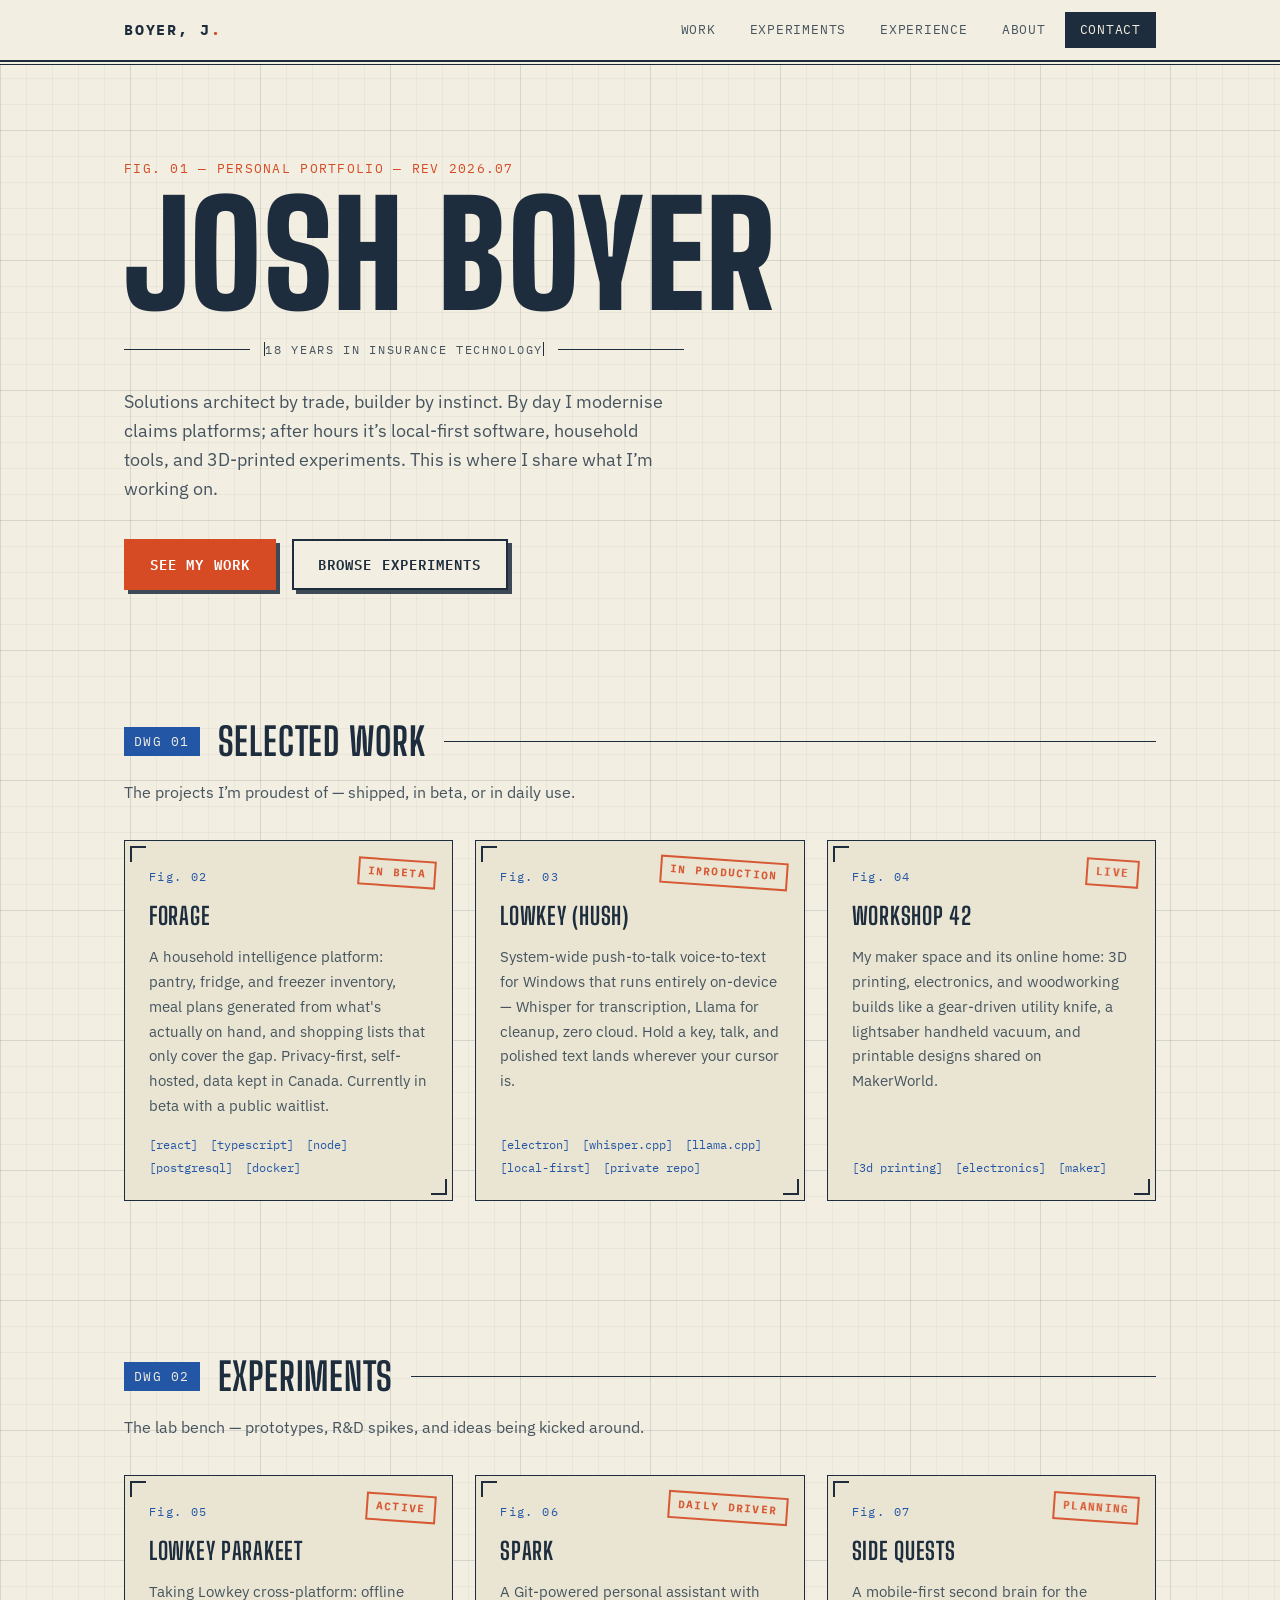
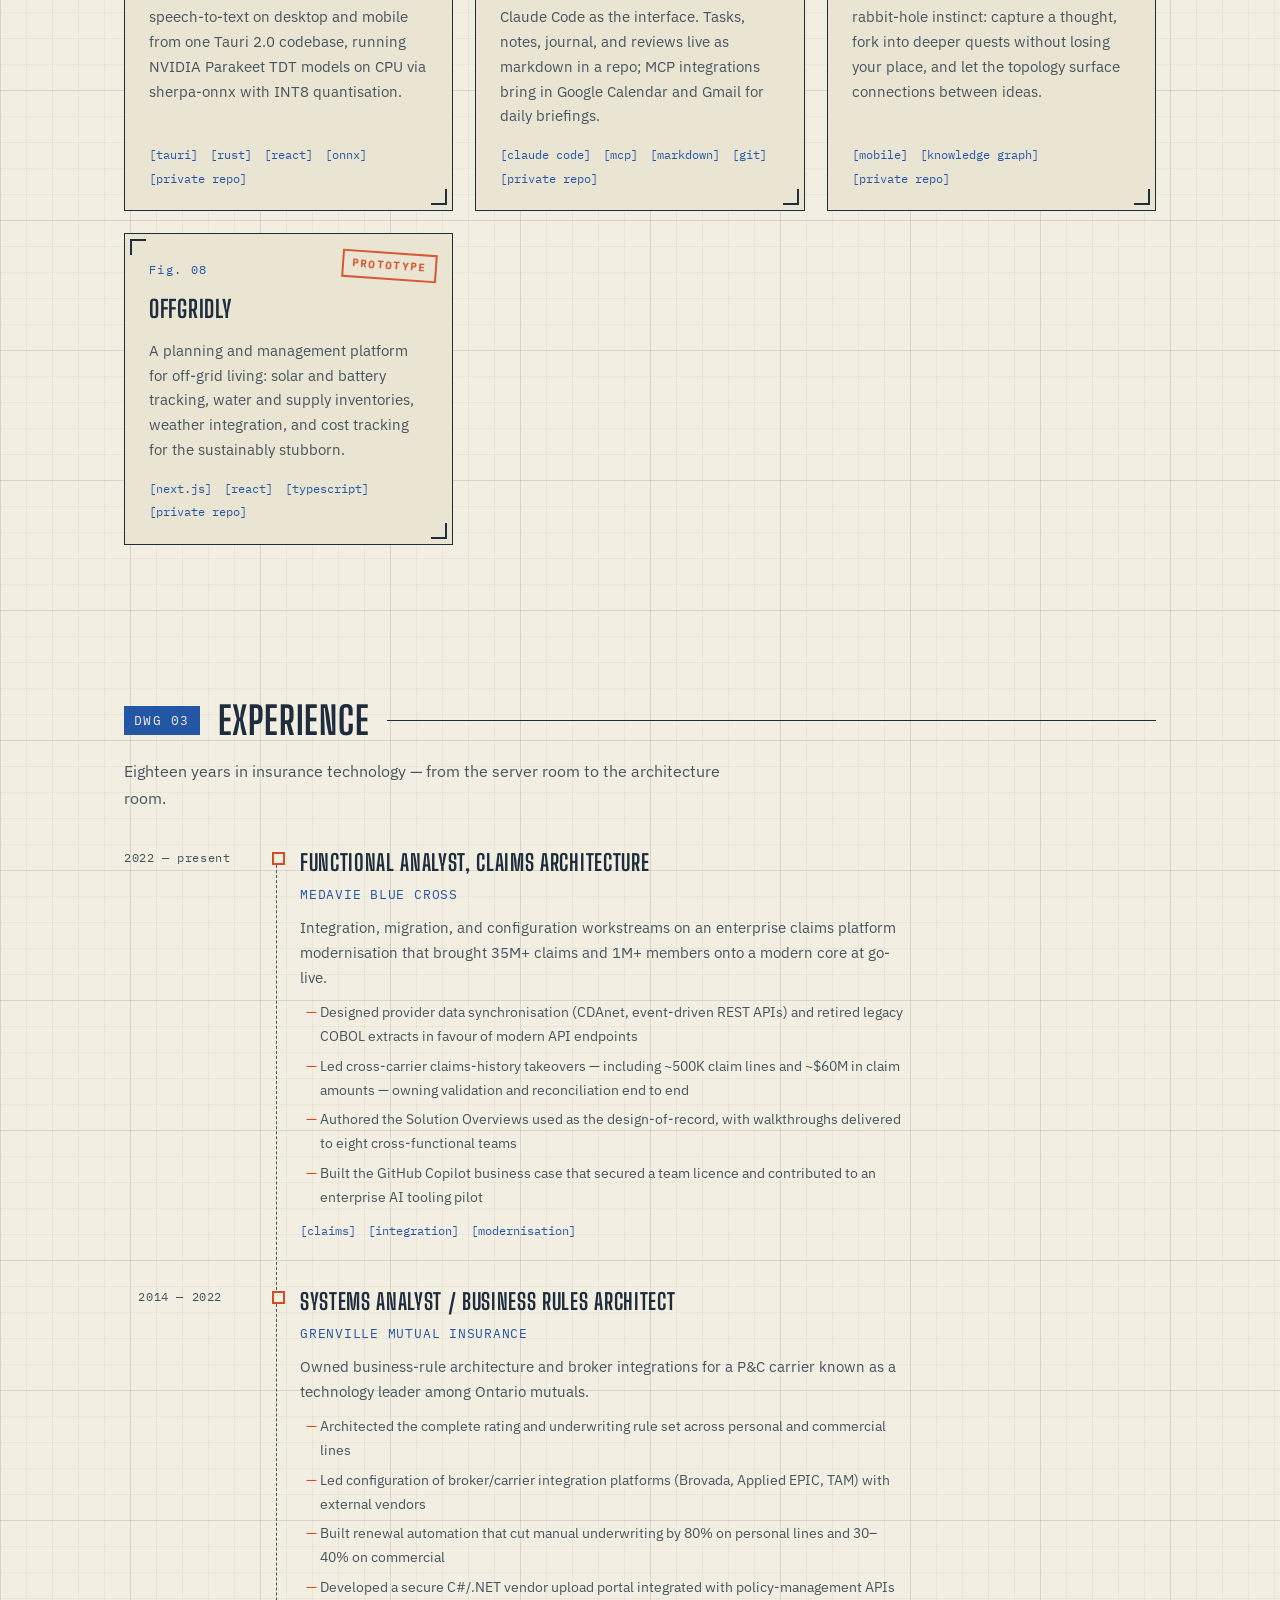
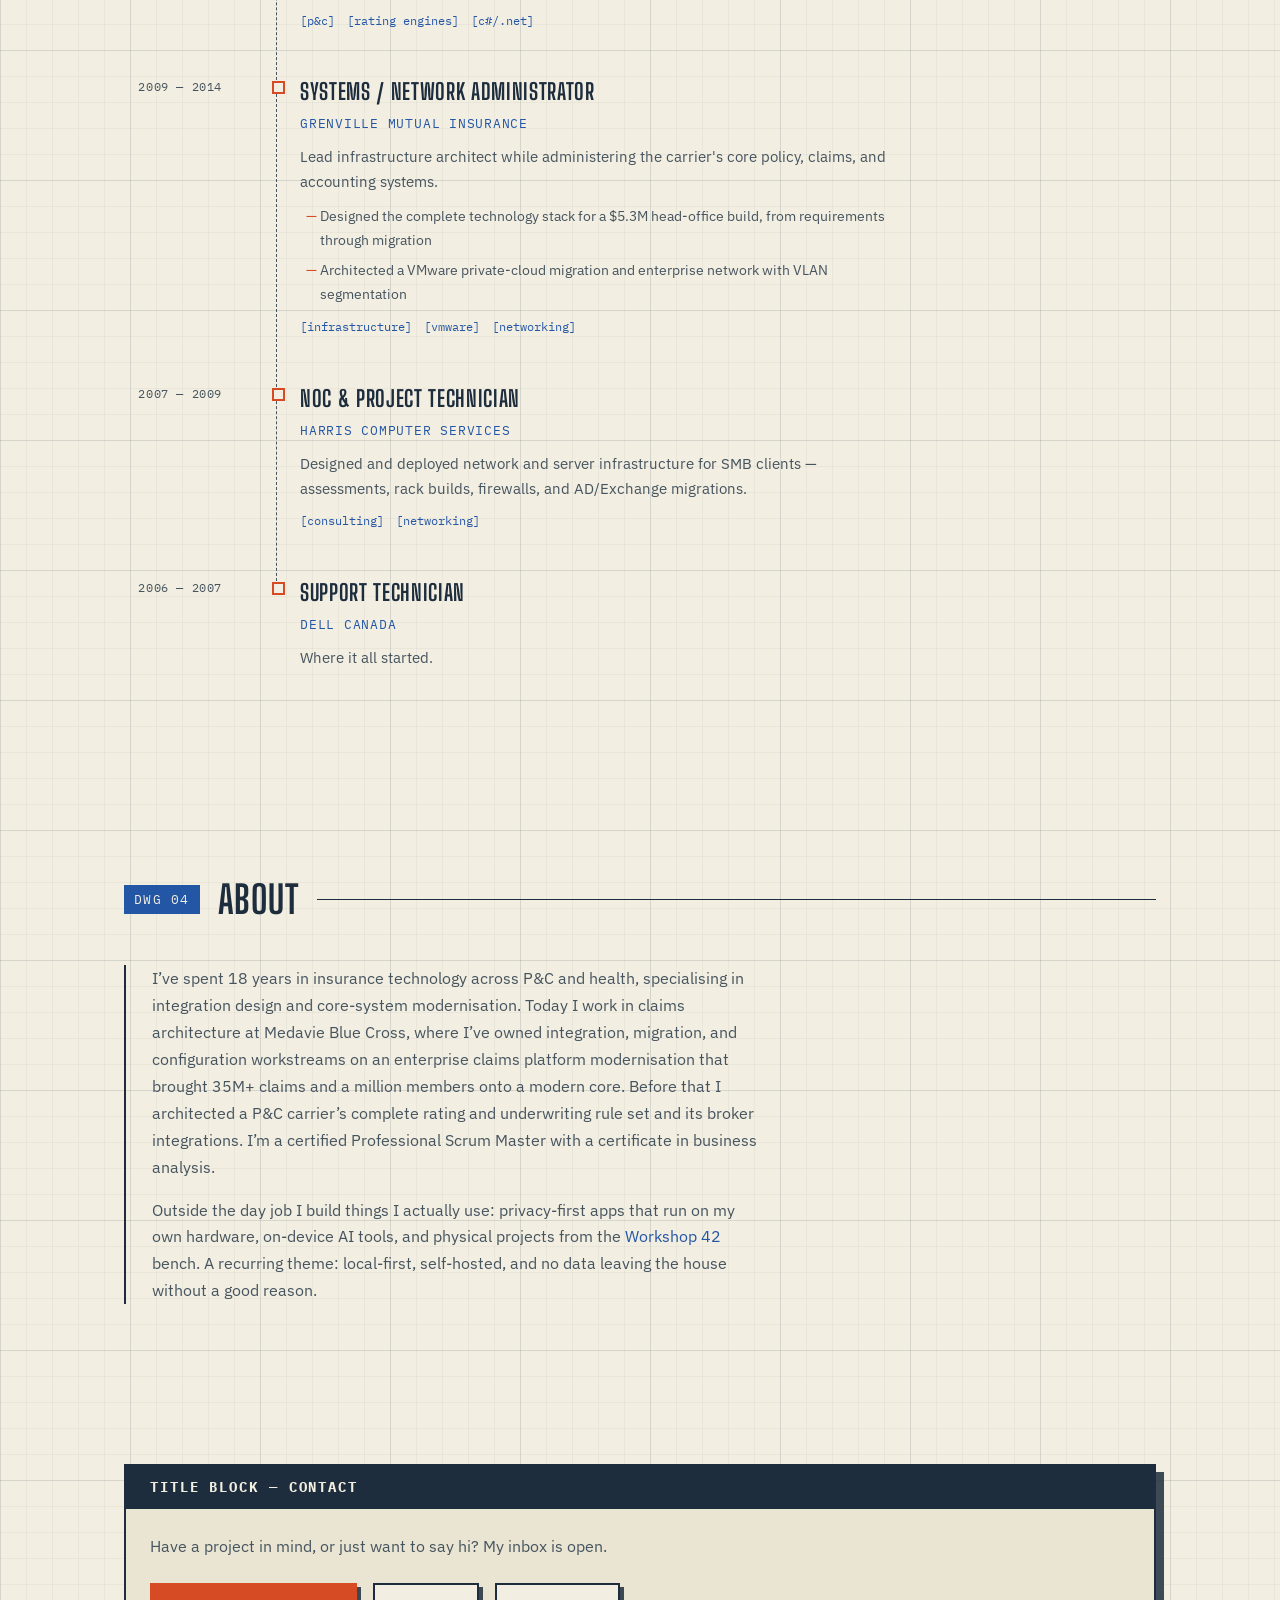
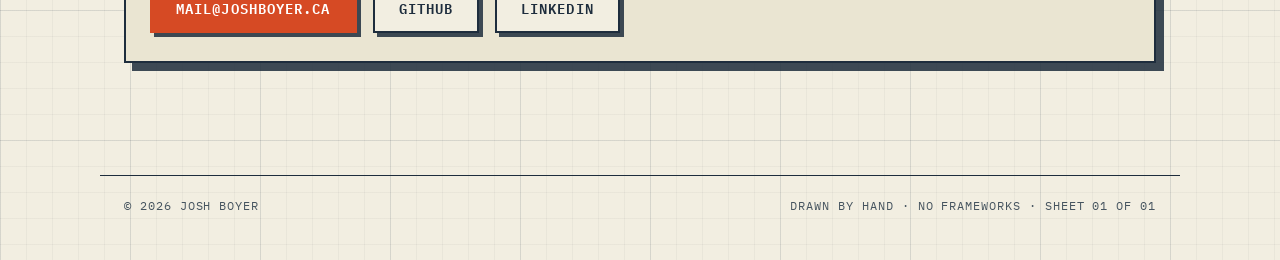
<file: index.html>
<!DOCTYPE html>
<html lang="en">
<head>
  <meta charset="UTF-8" />
  <meta name="viewport" content="width=device-width, initial-scale=1.0" />
  <title>Josh Boyer — Portfolio</title>
  <meta name="description" content="Josh Boyer — solutions architect in insurance technology and builder of local-first software, household tools, and 3D-printed experiments." />
  <link rel="canonical" href="https://joshboyer.github.io/Portfolio/" />

  <!-- Social cards -->
  <meta property="og:type" content="website" />
  <meta property="og:title" content="Josh Boyer — Portfolio" />
  <meta property="og:description" content="Solutions architect in insurance technology. Builder of local-first software, household tools, and 3D-printed experiments." />
  <meta property="og:url" content="https://joshboyer.github.io/Portfolio/" />
  <meta property="og:image" content="https://joshboyer.github.io/Portfolio/og-image.png" />
  <meta property="og:image:width" content="1200" />
  <meta property="og:image:height" content="630" />
  <meta name="twitter:card" content="summary_large_image" />
  <meta name="twitter:title" content="Josh Boyer — Portfolio" />
  <meta name="twitter:description" content="Solutions architect in insurance technology. Builder of local-first software, household tools, and 3D-printed experiments." />
  <meta name="twitter:image" content="https://joshboyer.github.io/Portfolio/og-image.png" />

  <!-- Structured data for search engines and AI assistants -->
  <script type="application/ld+json">
  {
    "@context": "https://schema.org",
    "@type": "Person",
    "name": "Josh Boyer",
    "jobTitle": "Solutions Architect — Insurance Integrations & Core-System Modernization",
    "email": "mailto:mail@joshboyer.ca",
    "url": "https://joshboyer.github.io/Portfolio/",
    "address": { "@type": "PostalAddress", "addressRegion": "ON", "addressCountry": "CA" },
    "knowsAbout": ["insurance technology", "claims systems", "system integration", "core-system modernization", "local-first software", "3D printing"],
    "sameAs": [
      "https://github.com/JoshBoyer",
      "https://www.linkedin.com/in/josh-boyer-1b770618",
      "https://ws42.ca",
      "https://goforage.ca"
    ]
  }
  </script>
  <link rel="icon" href="data:image/svg+xml,<svg xmlns='http://www.w3.org/2000/svg' viewBox='0 0 100 100'><text y='.9em' font-size='90'>⚡</text></svg>" />
  <link rel="preconnect" href="https://fonts.googleapis.com" />
  <link rel="preconnect" href="https://fonts.gstatic.com" crossorigin />
  <link href="https://fonts.googleapis.com/css2?family=Big+Shoulders+Display:wght@700;900&family=IBM+Plex+Mono:wght@400;600;700&family=IBM+Plex+Sans:wght@400;500&display=swap" rel="stylesheet" />
  <link rel="stylesheet" href="styles.css" />
</head>
<body>
  <header class="site-header">
    <nav class="nav container">
      <a href="#top" class="brand">Boyer, J<span class="brand-dot">.</span></a>
      <ul class="nav-links">
        <li><a href="#work">Work</a></li>
        <li><a href="#experiments">Experiments</a></li>
        <li><a href="#experience">Experience</a></li>
        <li><a href="#about">About</a></li>
        <li><a href="#contact" class="nav-cta">Contact</a></li>
      </ul>
    </nav>
  </header>

  <main id="top">
    <!-- Hero -->
    <section class="hero container">
      <p class="hero-kicker">Fig. 01 — Personal portfolio — Rev 2026.07</p>
      <h1 class="hero-title">Josh Boyer</h1>
      <div class="dim-line" aria-hidden="true">
        <span class="dim-cap"></span>
        <span class="dim-label">18 years in insurance technology</span>
        <span class="dim-cap"></span>
      </div>
      <p class="hero-sub">
        Solutions architect by trade, builder by instinct. By day I modernise
        claims platforms; after hours it’s local-first software, household
        tools, and 3D-printed experiments. This is where I share what I’m
        working on.
      </p>
      <div class="hero-actions">
        <a href="#work" class="btn btn-primary">See my work</a>
        <a href="#experiments" class="btn btn-ghost">Browse experiments</a>
      </div>
    </section>

    <!-- Work -->
    <section id="work" class="section container">
      <div class="section-head">
        <h2>Selected Work</h2>
        <p>The projects I’m proudest of — shipped, in beta, or in daily use.</p>
      </div>
      <div id="work-grid" class="card-grid"></div>
    </section>

    <!-- Experiments -->
    <section id="experiments" class="section container">
      <div class="section-head">
        <h2>Experiments</h2>
        <p>The lab bench — prototypes, R&amp;D spikes, and ideas being kicked around.</p>
      </div>
      <div id="experiments-grid" class="card-grid"></div>
    </section>

    <!-- Experience -->
    <section id="experience" class="section container">
      <div class="section-head">
        <h2>Experience</h2>
        <p>Eighteen years in insurance technology — from the server room to the architecture room.</p>
      </div>
      <div id="experience-timeline" class="timeline"></div>
    </section>

    <!-- About -->
    <section id="about" class="section container">
      <div class="section-head">
        <h2>About</h2>
      </div>
      <div class="about-body">
        <p>
          I’ve spent 18 years in insurance technology across P&amp;C and
          health, specialising in integration design and core-system
          modernisation. Today I work in claims architecture at Medavie Blue
          Cross, where I’ve owned integration, migration, and configuration
          workstreams on an enterprise claims platform modernisation that
          brought 35M+ claims and a million members onto a modern core.
          Before that I architected a P&amp;C carrier’s complete rating and
          underwriting rule set and its broker integrations. I’m a certified
          Professional Scrum Master with a certificate in business analysis.
        </p>
        <p>
          Outside the day job I build things I actually use: privacy-first
          apps that run on my own hardware, on-device AI tools, and physical
          projects from the <a href="https://ws42.ca" target="_blank" rel="noopener">Workshop&nbsp;42</a>
          bench. A recurring theme: local-first, self-hosted, and no data
          leaving the house without a good reason.
        </p>
      </div>
    </section>

    <!-- Contact -->
    <section id="contact" class="section container">
      <div class="contact-card">
        <h2>Title block — Contact</h2>
        <p>Have a project in mind, or just want to say hi? My inbox is open.</p>
        <div class="contact-links">
          <a class="btn btn-primary" href="mailto:mail@joshboyer.ca">mail@joshboyer.ca</a>
          <a class="btn btn-ghost" href="https://github.com/JoshBoyer" target="_blank" rel="noopener">GitHub</a>
          <a class="btn btn-ghost" href="https://www.linkedin.com/in/josh-boyer-1b770618" target="_blank" rel="noopener">LinkedIn</a>
        </div>
      </div>
    </section>
  </main>

  <footer class="site-footer container">
    <p>© <span id="year"></span> Josh Boyer</p>
    <p>Drawn by hand · No frameworks · Sheet 01 of 01</p>
  </footer>

  <script src="data.js"></script>
  <script src="main.js"></script>
</body>
</html>
</file>
<file: styles.css>
/* ---------------------------------------------------------------------------
   Josh Boyer — Portfolio
   Aesthetic: engineering drawing / drafting sheet. Vellum graph paper with
   ink linework by day; true blueprint (Prussian blue, white lines) in dark
   mode. Square corners, dimension lines, figure numbers, inspection stamps.
   Tokens below drive both themes.
--------------------------------------------------------------------------- */

:root {
  /* vellum (light) */
  --paper: #f2eee1;
  --paper-deep: #eae5d2;
  --ink: #1e2d3d;
  --ink-dim: #46545f;
  --grid: rgba(30, 45, 61, 0.045);
  --grid-major: rgba(30, 45, 61, 0.09);
  --redline: #d64a24;          /* inspection-stamp orange-red */
  --blueline: #2456a6;         /* drafting blue */
  --shadow: rgba(30, 45, 61, 0.85);

  --display: "Big Shoulders Display", "Arial Narrow", sans-serif;
  --body: "IBM Plex Sans", "Segoe UI", sans-serif;
  --mono: "IBM Plex Mono", Consolas, monospace;

  --max-w: 1080px;
  --cell: 26px;                /* grid-paper cell size */
}

@media (prefers-color-scheme: dark) {
  :root {
    /* blueprint (dark) */
    --paper: #12283f;
    --paper-deep: #0c1f33;
    --ink: #dbe7f4;
    --ink-dim: #a8bdd4;
    --grid: rgba(219, 231, 244, 0.04);
    --grid-major: rgba(219, 231, 244, 0.08);
    --redline: #ff7a4d;
    --blueline: #7fb1f0;
    --shadow: rgba(4, 12, 20, 0.9);
  }
}

* { box-sizing: border-box; }

html { scroll-behavior: smooth; }

body {
  margin: 0;
  font-family: var(--body);
  background-color: var(--paper);
  /* graph paper: fine cells with a heavier line every 5th */
  background-image:
    linear-gradient(var(--grid) 1px, transparent 1px),
    linear-gradient(90deg, var(--grid) 1px, transparent 1px),
    linear-gradient(var(--grid-major) 1px, transparent 1px),
    linear-gradient(90deg, var(--grid-major) 1px, transparent 1px);
  background-size:
    var(--cell) var(--cell),
    var(--cell) var(--cell),
    calc(var(--cell) * 5) calc(var(--cell) * 5),
    calc(var(--cell) * 5) calc(var(--cell) * 5);
  color: var(--ink);
  line-height: 1.65;
  -webkit-font-smoothing: antialiased;
}

a { color: var(--blueline); text-decoration: none; }
a:hover { text-decoration: underline; text-decoration-thickness: 2px; }

::selection { background: var(--redline); color: var(--paper); }

.container { max-width: var(--max-w); margin: 0 auto; padding: 0 24px; }

/* Annotations — the mono drafting-note voice used everywhere ---------------- */

.annotation {
  font-family: var(--mono);
  font-size: 0.78rem;
  letter-spacing: 0.08em;
  text-transform: uppercase;
  color: var(--ink-dim);
}

/* Header — drawing title strip ---------------------------------------------- */

.site-header {
  position: sticky;
  top: 0;
  z-index: 10;
  background: var(--paper);
  border-bottom: 2px solid var(--ink);
  box-shadow: 0 2px 0 var(--paper), 0 3px 0 var(--ink); /* double rule */
}

.nav {
  display: flex;
  align-items: center;
  justify-content: space-between;
  height: 60px;
}

.brand {
  font-family: var(--mono);
  font-weight: 700;
  font-size: 0.95rem;
  letter-spacing: 0.12em;
  color: var(--ink);
  text-transform: uppercase;
}
.brand:hover { text-decoration: none; color: var(--redline); }
.brand-dot { color: var(--redline); }

.nav-links {
  display: flex;
  gap: 4px;
  list-style: none;
  margin: 0;
  padding: 0;
}

.nav-links a {
  display: inline-block;
  padding: 6px 14px;
  font-family: var(--mono);
  font-size: 0.8rem;
  text-transform: uppercase;
  letter-spacing: 0.06em;
  color: var(--ink-dim);
  border: 1px solid transparent;
}
.nav-links a:hover {
  color: var(--ink);
  border-color: var(--ink);
  text-decoration: none;
}
.nav-cta {
  color: var(--paper) !important;
  background: var(--ink);
  border-color: var(--ink) !important;
}
.nav-cta:hover { background: var(--redline); border-color: var(--redline) !important; }

/* Hero — sheet 01 ------------------------------------------------------------ */

.hero { padding: 96px 24px 48px; }

.hero-kicker {
  font-family: var(--mono);
  font-size: 0.8rem;
  letter-spacing: 0.1em;
  text-transform: uppercase;
  color: var(--redline);
  margin: 0 0 10px;
}

.hero-title {
  font-family: var(--display);
  font-weight: 900;
  font-size: clamp(4rem, 13vw, 9rem);
  line-height: 0.92;
  letter-spacing: 0.01em;
  text-transform: uppercase;
  margin: 0 0 18px;
  animation: rise 0.5s ease-out both;
}

/* dimension line under the name: |<——— label ———>| */
.dim-line {
  display: flex;
  align-items: center;
  max-width: 560px;
  margin: 0 0 28px;
  animation: rise 0.5s 0.12s ease-out both;
}
.dim-line::before,
.dim-line::after {
  content: "";
  flex: 1;
  height: 1px;
  background: var(--ink);
}
.dim-line::before { margin-right: 14px; }
.dim-line::after { margin-left: 14px; }
.dim-cap { width: 1px; height: 14px; background: var(--ink); }
.dim-label {
  font-family: var(--mono);
  font-size: 0.75rem;
  letter-spacing: 0.14em;
  text-transform: uppercase;
  color: var(--ink-dim);
  white-space: nowrap;
}

.hero-sub {
  max-width: 540px;
  color: var(--ink-dim);
  font-size: 1.1rem;
  margin: 0 0 36px;
  animation: rise 0.5s 0.2s ease-out both;
}

.hero-actions { display: flex; gap: 16px; flex-wrap: wrap; animation: rise 0.5s 0.28s ease-out both; }

@keyframes rise {
  from { opacity: 0; transform: translateY(14px); }
  to   { opacity: 1; transform: none; }
}

/* Buttons — stamped blocks, hard offset shadow ------------------------------- */

.btn {
  display: inline-block;
  padding: 12px 24px;
  font-family: var(--mono);
  font-size: 0.85rem;
  font-weight: 600;
  letter-spacing: 0.08em;
  text-transform: uppercase;
  border: 2px solid var(--ink);
  box-shadow: 4px 4px 0 var(--shadow);
  transition: transform 0.12s ease, box-shadow 0.12s ease, background 0.12s ease;
}
.btn:hover {
  text-decoration: none;
  transform: translate(-2px, -2px);
  box-shadow: 7px 7px 0 var(--shadow);
}
.btn:active { transform: translate(1px, 1px); box-shadow: 2px 2px 0 var(--shadow); }

.btn-primary { background: var(--redline); border-color: var(--redline); color: #fff; }
.btn-ghost { background: var(--paper); color: var(--ink); }

/* Sections — numbered drawings ------------------------------------------------ */

.section { padding: 72px 24px; }

.section-head { margin-bottom: 34px; }

.section-head h2 {
  display: flex;
  align-items: center;
  gap: 18px;
  font-family: var(--display);
  font-weight: 700;
  font-size: 2.4rem;
  letter-spacing: 0.02em;
  text-transform: uppercase;
  margin: 0 0 6px;
}
.section-head h2::before {
  content: "DWG " counter(section, decimal-leading-zero);
  font-family: var(--mono);
  font-size: 0.8rem;
  font-weight: 400;
  letter-spacing: 0.1em;
  color: var(--paper);
  background: var(--blueline);
  padding: 4px 10px;
  white-space: nowrap;
}
.section-head h2::after {
  content: "";
  flex: 1;
  height: 1px;
  background: var(--ink);
  min-width: 40px;
}
main { counter-reset: section; }
.section { counter-increment: section; }

.section-head p { color: var(--ink-dim); margin: 0; max-width: 60ch; }

/* Cards — numbered figures with corner ticks ---------------------------------- */

.card-grid {
  display: grid;
  grid-template-columns: repeat(auto-fill, minmax(300px, 1fr));
  gap: 22px;
}

.card {
  position: relative;
  display: flex;
  flex-direction: column;
  gap: 10px;
  padding: 26px 24px 22px;
  background: var(--paper-deep);
  border: 1px solid var(--ink);
  color: var(--ink);
  transition: transform 0.15s ease, box-shadow 0.15s ease;
}
.card::before,
.card::after {
  content: "";
  position: absolute;
  width: 14px;
  height: 14px;
  transition: border-color 0.15s ease;
}
.card::before { top: 5px; left: 5px; border-top: 2px solid var(--ink); border-left: 2px solid var(--ink); }
.card::after { bottom: 5px; right: 5px; border-bottom: 2px solid var(--ink); border-right: 2px solid var(--ink); }

a.card:hover {
  text-decoration: none;
  transform: translate(-3px, -3px);
  box-shadow: 6px 6px 0 var(--shadow);
}
a.card:hover::before, a.card:hover::after { border-color: var(--redline); }

.card-fig {
  font-family: var(--mono);
  font-size: 0.72rem;
  letter-spacing: 0.12em;
  color: var(--blueline);
}

.card h3 {
  font-family: var(--display);
  font-weight: 700;
  font-size: 1.5rem;
  letter-spacing: 0.03em;
  text-transform: uppercase;
  margin: 0;
}

.card p { margin: 0; color: var(--ink-dim); font-size: 0.94rem; flex: 1; }

.card-tags { display: flex; flex-wrap: wrap; gap: 4px 12px; margin-top: 6px; }

.tag {
  font-family: var(--mono);
  font-size: 0.74rem;
  color: var(--blueline);
}
.tag::before { content: "["; }
.tag::after { content: "]"; }

/* status = inspection stamp */
.card-status {
  position: absolute;
  top: 18px;
  right: 16px;
  font-family: var(--mono);
  font-size: 0.68rem;
  font-weight: 700;
  letter-spacing: 0.12em;
  text-transform: uppercase;
  color: var(--redline);
  border: 2px solid var(--redline);
  padding: 3px 8px;
  transform: rotate(4deg);
  opacity: 0.9;
}

/* Experience — dimension-chain timeline ---------------------------------------- */

.timeline { display: flex; flex-direction: column; max-width: 780px; }

.timeline-entry {
  display: grid;
  grid-template-columns: 132px 1fr;
  gap: 26px;
  position: relative;
  padding-bottom: 44px;
}
.timeline-entry::before {
  content: "";
  position: absolute;
  left: 152px;
  top: 10px;
  bottom: -6px;
  width: 0;
  border-left: 1px dashed var(--ink-dim);
}
.timeline-entry:last-child::before { display: none; }
.timeline-entry::after {
  content: "";
  position: absolute;
  left: 148px;
  top: 7px;
  width: 9px;
  height: 9px;
  background: var(--paper);
  border: 2px solid var(--redline);
}

.timeline-period {
  font-family: var(--mono);
  font-size: 0.76rem;
  letter-spacing: 0.05em;
  color: var(--ink-dim);
  text-align: right;
  padding-right: 34px;
  padding-top: 3px;
  white-space: nowrap;
}

.timeline-body { padding-left: 18px; }

.timeline-body h3 {
  font-family: var(--display);
  font-weight: 700;
  font-size: 1.4rem;
  letter-spacing: 0.03em;
  text-transform: uppercase;
  margin: 0 0 2px;
}

.timeline-company {
  font-family: var(--mono);
  font-size: 0.8rem;
  letter-spacing: 0.06em;
  text-transform: uppercase;
  color: var(--blueline);
  margin-bottom: 10px;
}

.timeline-body p { color: var(--ink-dim); font-size: 0.95rem; margin: 0 0 10px; }

.timeline-highlights {
  margin: 0 0 12px;
  padding-left: 20px;
  color: var(--ink-dim);
  font-size: 0.9rem;
}
.timeline-highlights li { margin-bottom: 6px; }
.timeline-highlights li::marker { color: var(--redline); content: "— "; }

/* About ------------------------------------------------------------------------ */

.about-body {
  max-width: 640px;
  font-size: 1.02rem;
  color: var(--ink-dim);
  border-left: 2px solid var(--ink);
  padding-left: 26px;
}
.about-body p { margin: 0 0 16px; }

/* Contact — the title block ------------------------------------------------------ */

.contact-card {
  border: 2px solid var(--ink);
  background: var(--paper-deep);
  box-shadow: 8px 8px 0 var(--shadow);
  padding: 0;
  text-align: left;
}
.contact-card h2 {
  font-family: var(--mono);
  font-size: 0.85rem;
  font-weight: 700;
  letter-spacing: 0.14em;
  text-transform: uppercase;
  color: var(--paper);
  background: var(--ink);
  margin: 0;
  padding: 10px 24px;
}
.contact-card p {
  color: var(--ink-dim);
  margin: 0;
  padding: 24px 24px 8px;
}
.contact-links {
  display: flex;
  gap: 16px;
  flex-wrap: wrap;
  padding: 16px 24px 28px;
}

/* Footer — sheet edge -------------------------------------------------------------- */

.site-footer {
  border-top: 1px solid var(--ink);
  margin-top: 40px;
  padding: 20px 24px 44px;
  display: flex;
  justify-content: space-between;
  gap: 12px;
  flex-wrap: wrap;
  font-family: var(--mono);
  font-size: 0.74rem;
  letter-spacing: 0.08em;
  text-transform: uppercase;
  color: var(--ink-dim);
}
.site-footer p { margin: 0; }

/* Small screens --------------------------------------------------------------------- */

@media (max-width: 620px) {
  .nav { height: auto; flex-wrap: wrap; padding: 10px 0 12px; row-gap: 4px; }
  .nav-links { flex-wrap: wrap; }
  .nav-links a { padding: 4px 8px; font-size: 0.72rem; }
  .hero { padding-top: 64px; }
  .section { padding: 56px 24px; }
  .section-head h2 { font-size: 1.9rem; }
  .timeline-entry { grid-template-columns: 1fr; gap: 6px; padding-left: 24px; }
  .timeline-entry::before { left: 4px; top: 8px; }
  .timeline-entry::after { left: 0; }
  .timeline-period { text-align: left; padding: 0; }
  .timeline-body { padding-left: 0; }
  .card-status { position: static; align-self: flex-start; transform: rotate(-2deg); margin-top: -4px; }
}

@media (prefers-reduced-motion: reduce) {
  html { scroll-behavior: auto; }
  .hero-title, .dim-line, .hero-sub, .hero-actions { animation: none; }
  .btn, .card { transition: none; }
}
</file>
